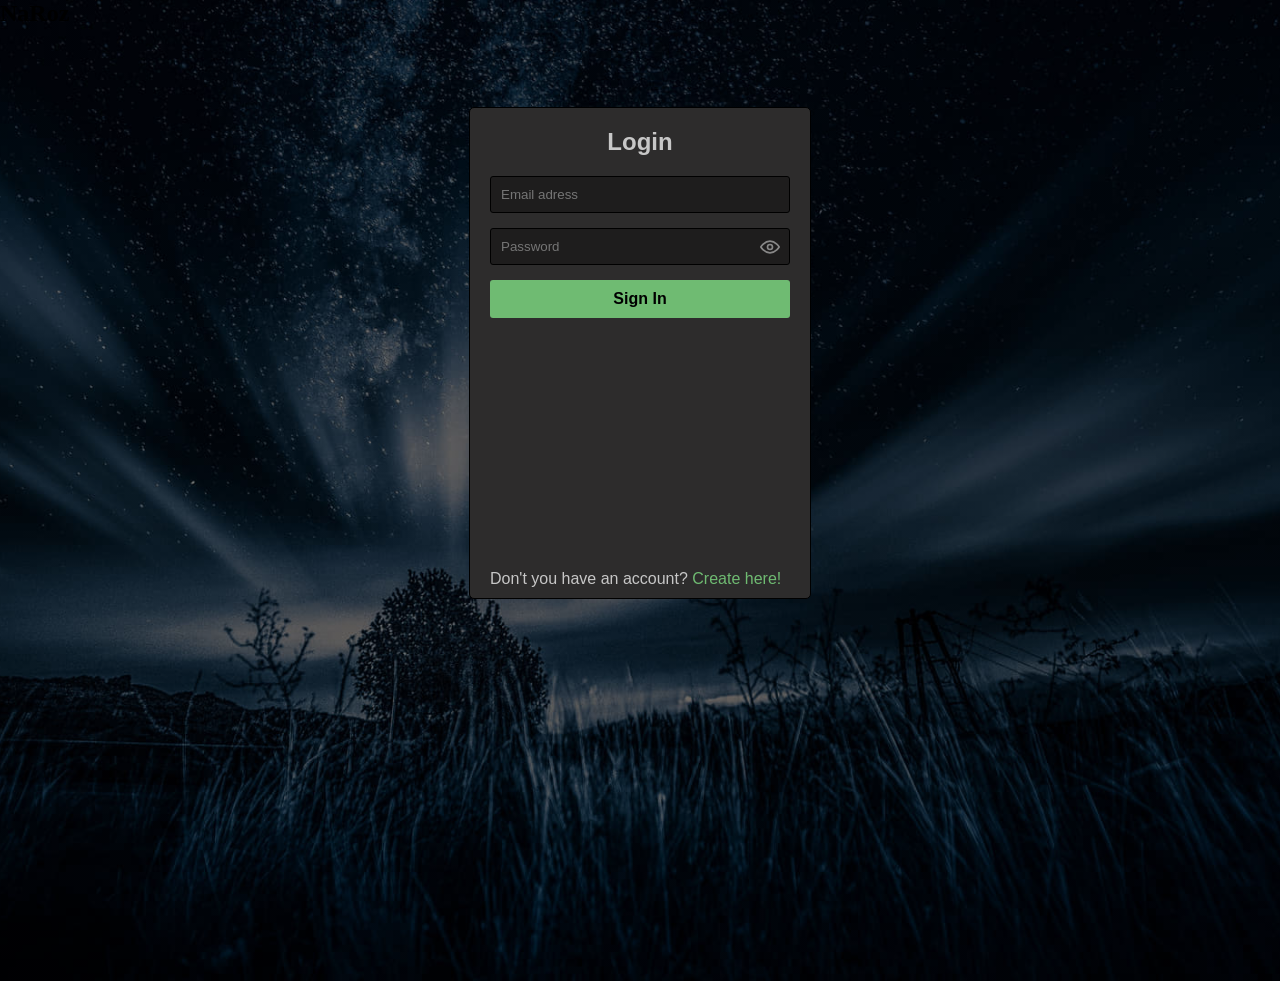
<file: index.html>
<!DOCTYPE html>
<html lang="en">
<head>
    <title>Quiz Game</title>
    <link rel="stylesheet" href="style.css">
</head>
<body>
   <div class="main">
    <div class="navbar">
        <div class="icon">
            <h2 class="logo">NaRoz</h2>
            
        </div>
    </div>
    <div class="login-container"id="login-form" >
     <h2>Login</h2>
     <form action="submit_form.php" method="post"> 
            <input type="text" id="login-email" name="email" placeholder="Email adress" required>
           <div class = password-wrapper>
                <input  type="password" id="login-password" name="password" placeholder="Password" required>
              <span class="toggle-password" id="togglePassword" aria-label="Toggle password visibility" role="button" tabindex="0">
                <svg width="20" height="20" viewBox="0 0 24 24" fill="none" stroke="#888888" stroke-width="2" stroke-linecap="round" stroke-linejoin="round">
                 <path d="M1 12s4-7 11-7 11 7 11 7-4 7-11 7-11-7-11-7z"></path>
                 <circle cx="12" cy="12" r="3"></circle>
                </svg>
              </span>
            </div>
            <input type="submit" value="Sign In">
        </form>
        <p> Don't you have an account? <a  href="#" id="show-register">Create here!</a></p>
   </div> 


   
   <div class="register-container" id="register-form" style="display:none;">
     <h2>Register</h2>
     <form action="submit_form.php" method="post"> 
        <input type="text" id="user-name" name="userName" placeholder="User name" required>
            <input type="text" id="register-email" name="email" placeholder="Email adress" required>
            <div class = password-wrapper>
                <input  type="password" id="register-password" name="password" placeholder="Password" required>
              <span class="toggle-password" id="register-password-toggle" aria-label="Toggle password visibility" role="button" tabindex="0">
                <svg width="20" height="20" viewBox="0 0 24 24" fill="none" stroke="#888888" stroke-width="2" stroke-linecap="round" stroke-linejoin="round">
                 <path d="M1 12s4-7 11-7 11 7 11 7-4 7-11 7-11-7-11-7z"></path>
                 <circle cx="12" cy="12" r="3"></circle>
                </svg>
              </span>
            </div>
            <input type="password" id="confirm_password" name="confirm_password" placeholder="Confirm password" required>
            <input type="submit" value="Sign up">
             
        </form>
        <p> Do you have an account? <a  href="#" id="show-login">Sign in</a></p>
   </div>
   

   </div>

   <script src="script.js"></script>
</body>
</html>
</file>
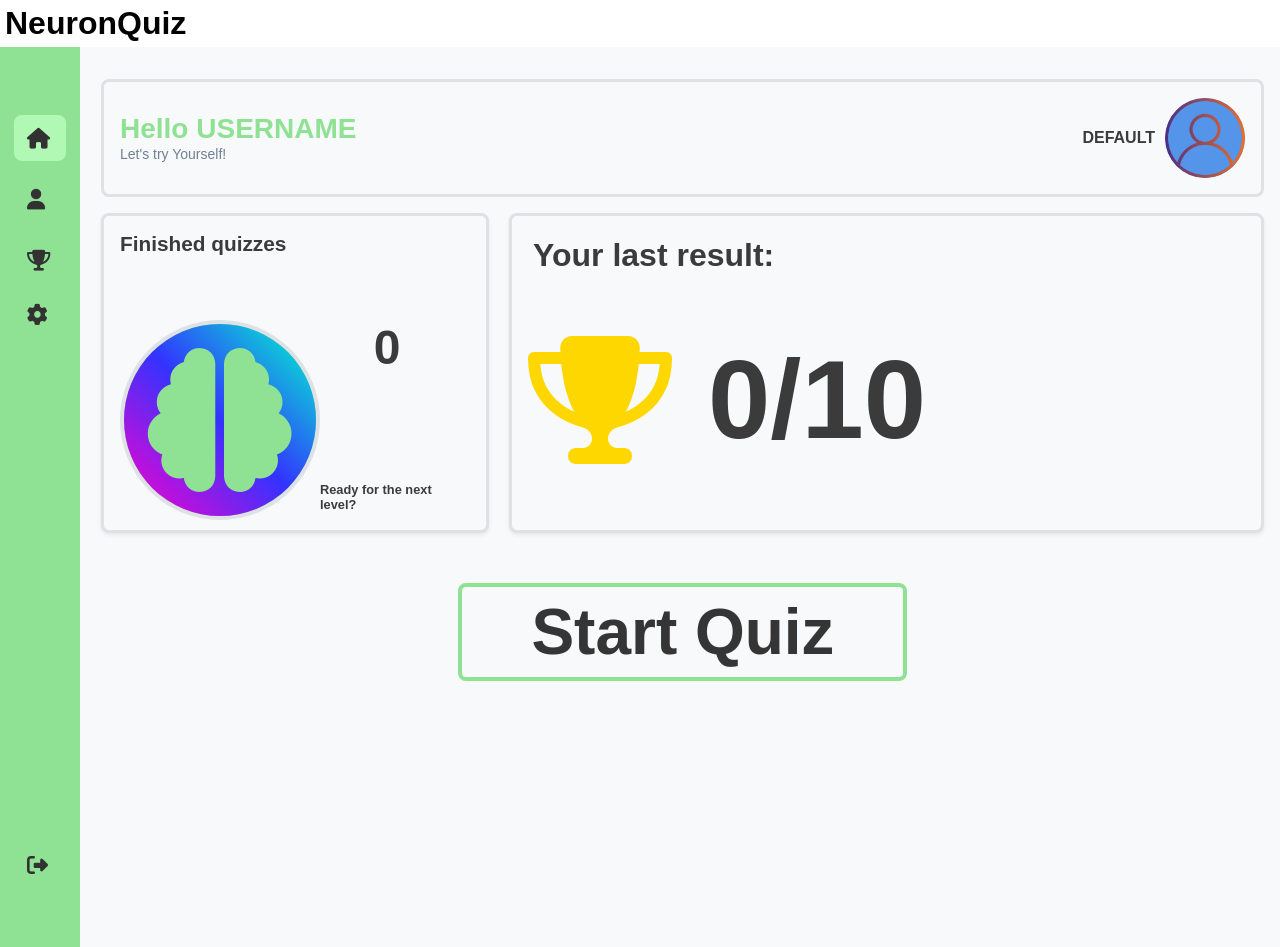
<file: dashboard.html>
<!DOCTYPE html>
<html lang="en">
<head>
    <title>NeuronQuiz dashboard </title>
    <meta charset="UTF-8">
    <meta name="viewport" content="width=device-width, initial-scale=1.0">
    <link rel="stylesheet" href="styleDash.css">
    <link rel="stylesheet" href="theme.css">
    <link rel="stylesheet" href="https://cdnjs.cloudflare.com/ajax/libs/font-awesome/6.5.0/css/all.min.css">
    <style>
        .row{
            display: flex;
            gap: 20px;
        }
    </style>
</head>
<body>
    <h1>NeuronQuiz</h1>
    
    <div class="container">
        
        <div
        class="sidebar">
        <div class="logo"></div>
        <ul
        class="main">
        <li class="active"><a href="#" >
            <i class="fas fa-home"></i>
            <span>Dashboard</span>
        </a></li>
        <li><a href="#" id="userProfileLink">
            <i class="fas fa-user"></i>
            <span>User Profile</span>
        </a></li>
         <li><a href="#" id="statisticsLink">
            <i class="fas fa-trophy"></i>
            <span>Statistics</span>
        </a></li>
        <li><a href="#" id="settingsLink">
            <i class="fas fa-cog"></i>
            <span>Settings</span>
        </a></li>
        <li class="logout"><a href="#" id="logoutButton">
            <i class="fas fa-sign-out-alt"></i>
            <span>Logout</span>
        </a></li>
        </ul>
       </div>   
       <div class="main--content">
                <div class="header--wrapper">
                   <div class="header--title">
                    <h2 > Hello USERNAME </h2>
                     <span>Let's try Yourself!</span>
                     
                   </div>
                   <div class="avatar">
                    <h3 id="userEmail">DEFAULT</h3>
                   <img src="avatars/aDefault.png" id="current-main-avatar">
                   </div>
                </div>

                
                    <div class="row">
                        <div class="quiz--result">
                      <h3>Finished quizzes</h3>
                        <div class="result--row">
                            <div class="brain--icon"></div>
                            <div class="quizCounter">
                            
                             <h2 id="quizCount" >0</h2>
                             
                             <h3>Ready for the next level?</h3>

                            </div>   
                        </div>
    
                    </div>

                    <div class="last--result">
                                <h1>Your last result:</h1>
                                
                                  <div class="row">
                                    <i class="fas fa-trophy"></i>
                                    <h2 id="score">0/10</h2>
                                  </div>
                                
                    </div>

                    </div>
                   
                    
            <div class="start--quiz">
                <button id="startQuizButton">
                    <h1>Start Quiz</h1>
                    </button>
            </div>

                </div>
            </div>



        </div>  
        
    </div>
    <script src="dashboard.js"></script>
     <script src="settings.js"></script>
    

</body>
</html>
</file>
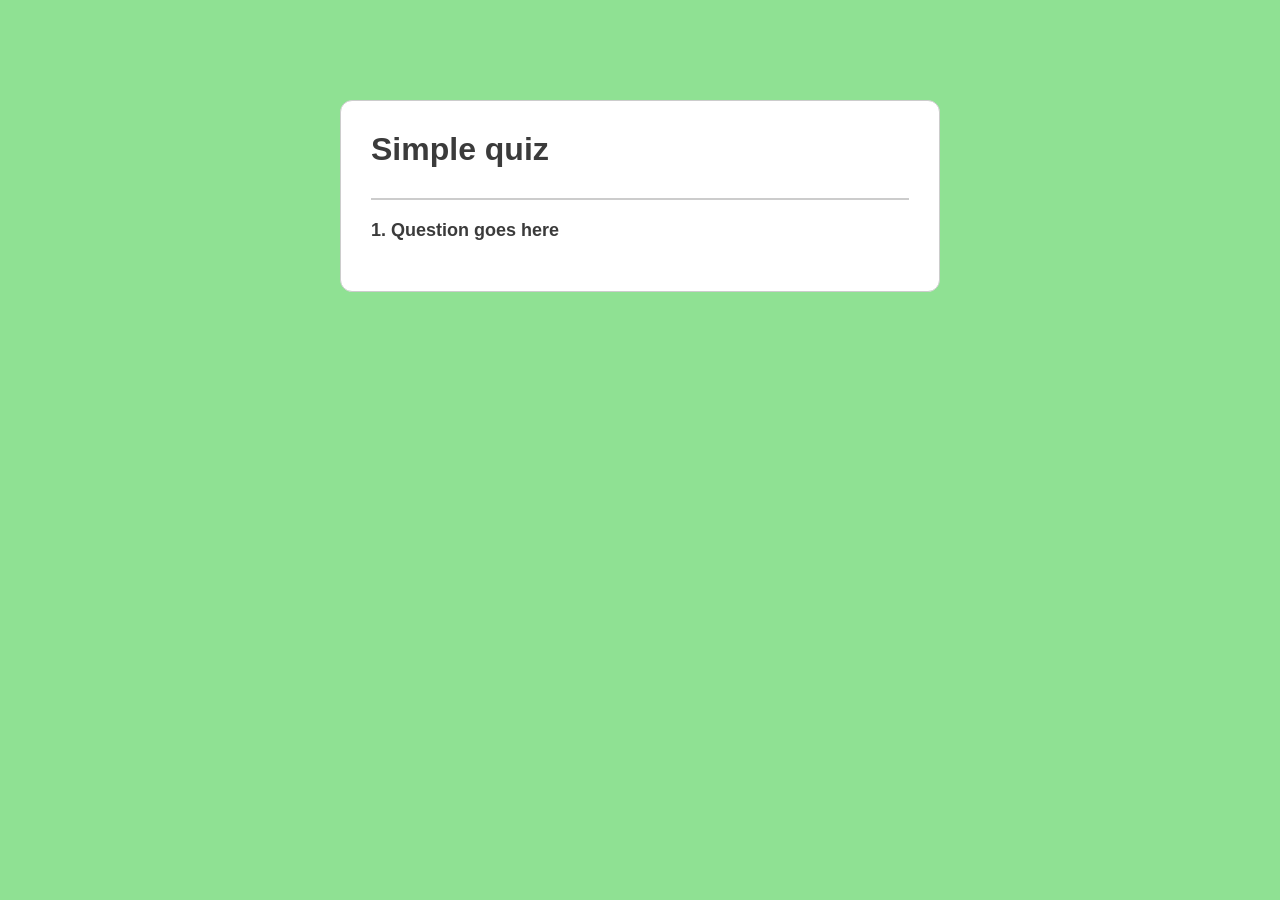
<file: quizGame.html>
<!DOCTYPE html>
<html lang="en">
    <head>

        <title>
            Quiz Game
        </title>
        <meta charset="UTF-8">
        <meta name="viewport" content="width=device-width, initial-scale=1.0">
        <link rel="stylesheet" href="quizGame.css">
       <link rel="stylesheet" href="https://cdnjs.cloudflare.com/ajax/libs/font-awesome/6.5.0/css/all.min.css">

    </head>

    <body>
        <div class="app" id="content">
            
                <h1>Simple quiz</h1>
                
            
            <div class="quiz" >
                <div class="header">
                    <h3 id="question--index">1.</h3>
                    <h2 id="question">Question goes here</h2>
                </div>
                
                <div id="answerButtons">
                    <button class="btn">button1</button>
                     <button class="btn">button2</button>
                      <button class="btn">button3</button>
                       <button class="btn">button4</button>
                </div>
                <button id="next-button">Next </button>
                <button id="finish-button" >Finish </button>
            </div>

        </div>
        <script src="quizGame.js"></script>
    </body>


    </html>
</file>
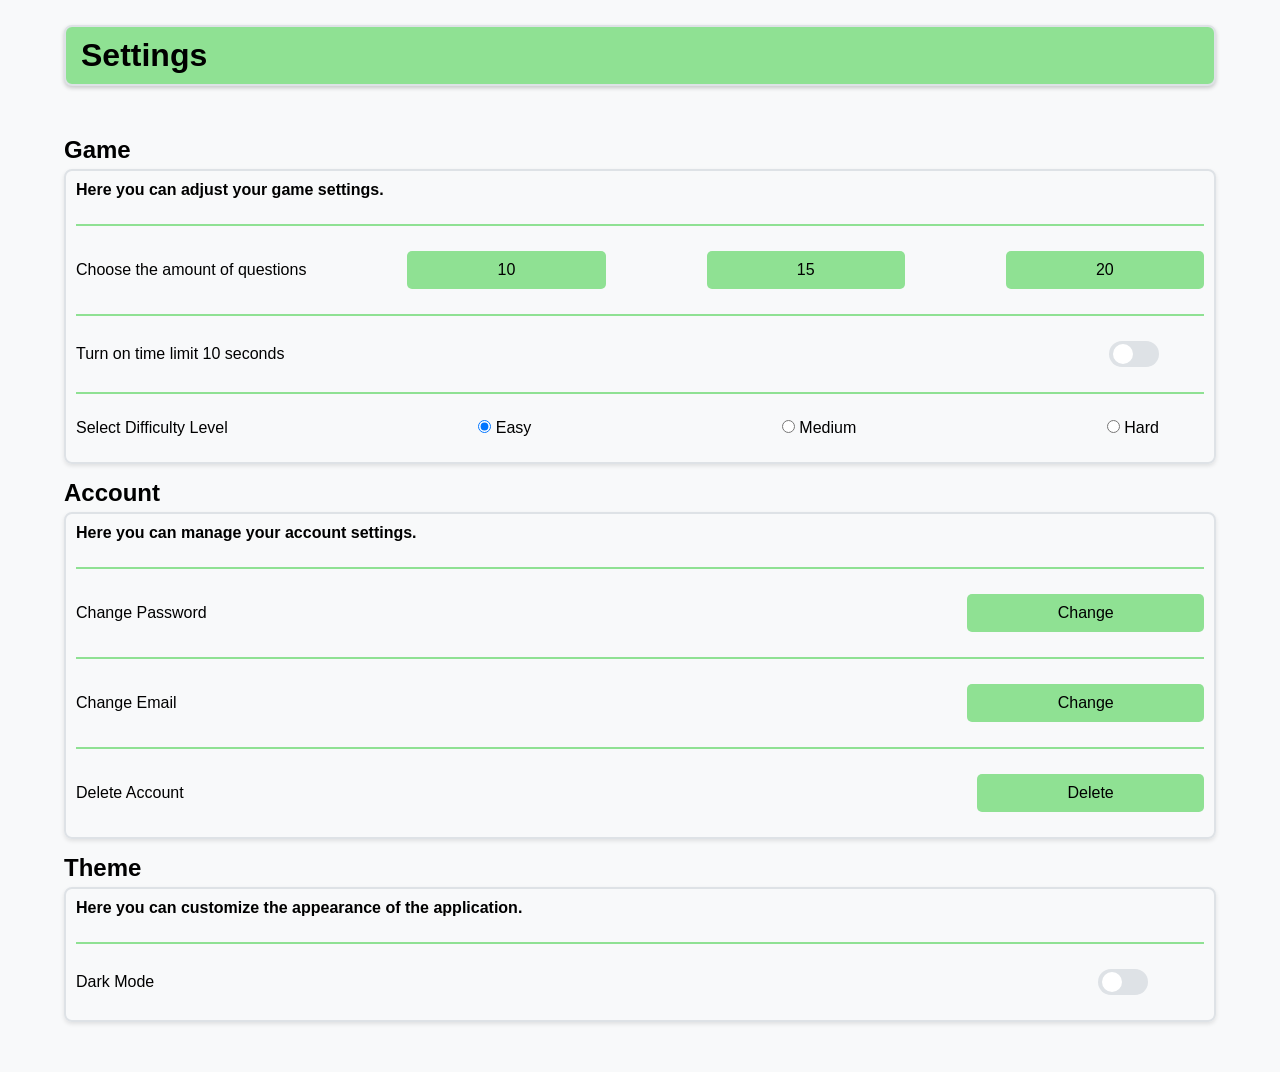
<file: settings.html>
<!DOCTYPE html>
<html lang="en">
    <head>
        <title>Settings Page</title>
         <link rel="stylesheet" href="theme.css">
    <link rel="stylesheet" href="settings.css">
   
    <meta name="viewport" content="width=device-width, initial-scale=1.0">
    <meta charset="UTF-8">
    </head>

    <body>
        <div class="settings--container">
            <div class="header--container">
                <h1>Settings</h1>
            </div>
            <div class="settings--headers">
                <h2>Game </h2>
                <div class="settings--options">
                    <p>Here you can adjust your game settings.</p>
                    <hr>
                    <div class="question--amount">
                        <h3>Choose the amount of questions</h3>
                        <button id="ten--btn"> 10</button>
                        <button id="fifteen--btn"> 15</button>
                        <button id="twenty--btn"> 20</button>
                    </div>
                    <hr>
                    <div class="time--limit">
                        <h3>Turn on time limit 10 seconds</h3>
                          <label class="switch">
                            <input type="checkbox">
                            <span class="slider"></span>
                          </label>
                    </div>
                    <hr>
                    <div class="difficulty">
                        <h3>Select Difficulty Level</h3>
                        <label>
                            <input type="radio" name="difficulty" value="easy" checked>
                            Easy
                        </label>
                        <label>
                            <input type="radio" name="difficulty" value="medium">
                            Medium
                        </label>
                        <label>
                            <input type="radio" name="difficulty" value="hard">
                            Hard
                        </label>
                    </div>

                </div>
                
            </div>
            <div class="settings--headers">
                <h2>Account </h2>
                <div class="settings--options">
                    <p>Here you can manage your account settings.</p>
                    <hr>
                    <div class="change--account--info">
                        <h3>Change Password</h3>
                        <button id="change--password--btn"> Change</button>
                    </div>
                    <hr>
                    <div class="change--account--info">
                        <h3>Change Email</h3>
                        <button id="change--email--btn"> Change</button>
                    </div>
                    <hr>
                    <div class="change--account--info">
                        <h3>Delete Account</h3>
                        <button id="delete--account--btn"> Delete</button>
                    </div>

                </div>
                
            </div>
            <div class="settings--headers">
                <h2>Theme </h2>
                <div class="settings--options">
                    <p>Here you can customize the appearance of the application.</p>
                    <hr>
                    <div class="change--theme">
                        <h3>Dark Mode</h3>
                          <label class="switch">
                            <input type="checkbox" id="darkModeToggle">
                            <span class="slider"></span>
                          </label>
                    </div>
                </div>
            </div>
        </div>
        <script src="settings.js"></script>
    </body>
    </html>
</file>
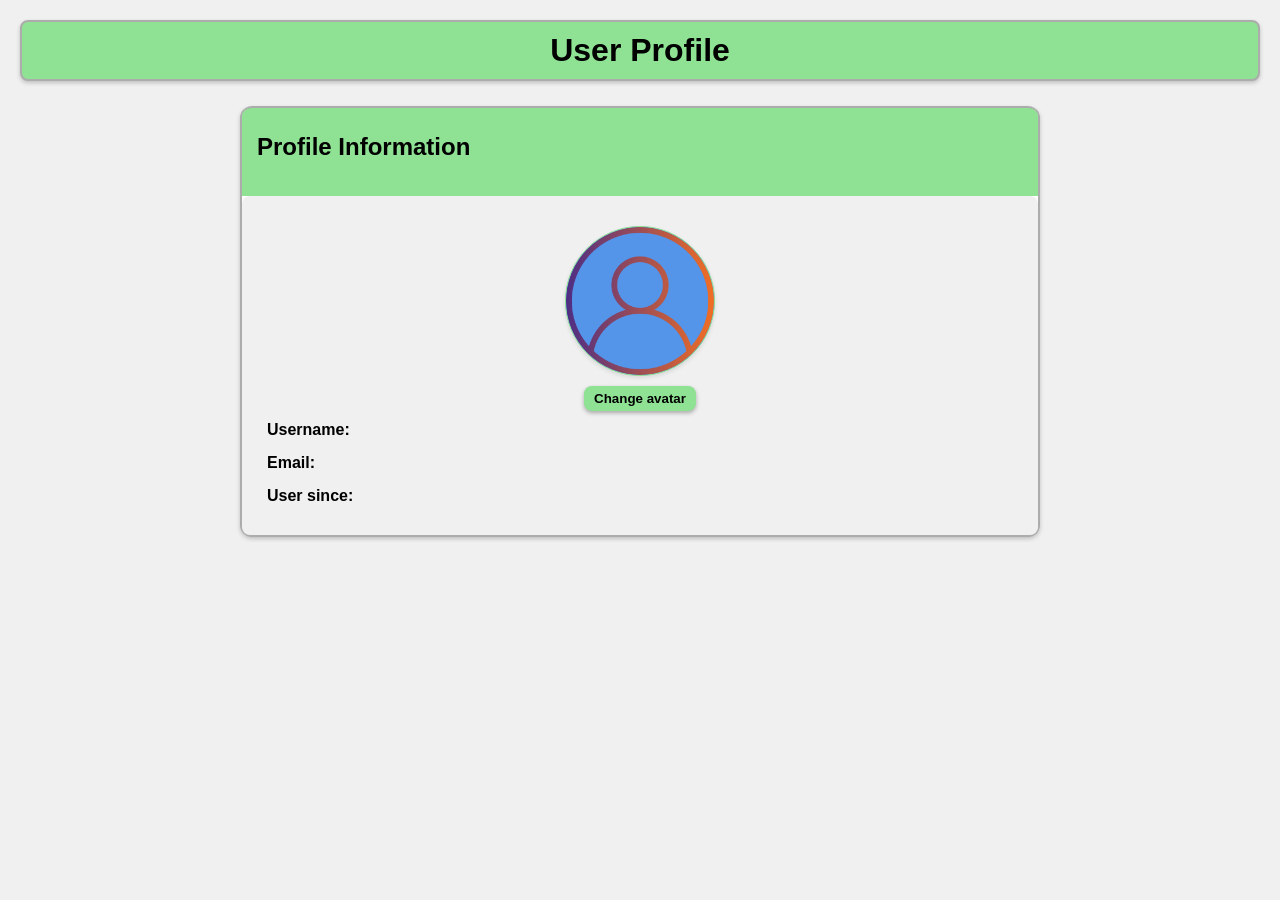
<file: userProfile.html>
<!DOCTYPE html>
<html lang="en">
    <head>
        <title>User Profile</title>
         <meta charset="UTF-8">
    <meta name="viewport" content="width=device-width, initial-scale=1.0">
    <link rel="stylesheet" href="userProfile.css">
    </head>

    <body>
        <div class="background">
            <div class="header">
            <h1>User Profile</h1>
        </div>
        
        <div class="profile-container">
            <div class="profile-header">
                <h2>Profile Information</h2>
            </div>
           <div class="details-container">

                <div class="profile-picture">
                    <img src="avatars/aDefault.png" alt="Profile Picture" id="current-avatar">
                   
                </div>
                 <button id="change-avatar">Change avatar</button>

              <div class="details-row">
                <div class="profile-details">
                

                <p><strong>Username:</strong> <span id="username"></span></p>
                <p><strong>Email:</strong> <span id="email"></span></p>
                <p><strong>User since:</strong> <span id="user-since"></span></p>
                <h3 id="admin">Admin</h3>
                
              </div>

              <button id="add-question">Add Question</button>
              </div>
            </div>
        </div>

       
        <div class="choose-avatar-container" id="choose-avatar-popup">
            <div class="ch-avatar-content">
                <span class="close" id="close-avatar">
                    &times;
                </span>
                <h2>Choose your avatar</h2>
                <div class="avatar-options">
                    <img src="avatars/aDefault.png" alt="Default Avatar">
                    <img src="avatars/a1.png" alt="Avatar 1">
                    <img src="avatars/a2.png" alt="Avatar 2">
                    <img src="avatars/a3.png" alt="Avatar 3">
                    <img src="avatars/a4.png" alt="Avatar 4">
                    <img src="avatars/a5.png" alt="Avatar 5">
                    <img src="avatars/a6.png" alt="Avatar 6">
                    <img src="avatars/a7.png" alt="Avatar 7">
                    

                </div>
                <button id="save-avatar-btn">Save</button>
            </div>

        </div>



        <div class="question-container">
            <div class="question-header">
                <h3>Add Question</h3>
            </div>
            <form class="add-question-form">
                <div class="form-group">
                    <label for="question">Your question</label>
                    <input type="text" id="question-text" name="question" required placeholder="Write your question here">
                </div>
            </form>

            <form class="add-good-answer-form">
                <div class="form-group">
                    <label for="good-answer">Correct answer</label>
                    <input type="text" id="good-answer" class="answer-text" name="good-answer" required placeholder="Type correct answer">
                </div>
            </form>

            <form class="add-second-answer-form">
                <div class="form-group">
                    <label for="second-answer">Answer 2</label>
                    <input type="text" id="second-answer" class="answer-text" name="second-answer" required placeholder="Type answer">
                </div>
            </form>

            <form class="add-third-answer-form">
                <div class="form-group">
                    <label for="third-answer">Answer 3</label>
                    <input type="text" id="third-answer" class="answer-text" name="third-answer" required placeholder="Type answer">
                </div>
            </form>

             <form class="add-fourth-answer-form">
                <div class="form-group">
                    <label for="fourth-answer">Answer 4</label>
                    <input type="text" id="fourth-answer" class="answer-text" name="fourth-answer" required placeholder="Type answer">
                </div>
            </form>
            <div class="button-container">
                <button id="submit-btn">Submit Answers</button>
                <button id="cancel-btn">Cancel</button>
            </div>
        </div>

        </div>

        <script src="userProfile.js"></script>
        
        


    </body>


</html>
</file>
<file: style.css>
*{
    margin: 0;
    padding: 0;
    
}

.main{
    width: 100%;
    background: linear-gradient(to top, rgba(0, 0, 0, 0.5)50%, rgba(0, 0, 0, 0.5)50%), url('1.jpg');
    background-position: center;
    background-size: cover;
    height: 109vh;
}

.register-container, 
.login-container {
    display: flex;
    flex-direction: column;
     justify-content: flex-start;
            width: 300px;
            height: 50vh;
            margin: 0 auto;
            padding: 20px;
            margin-top: 80px;
            border: 1px solid #000000;
            border-radius: 5px;
            background-color: #2d2c2c;
            position: relative;
        }
        .register-container h2,
        .login-container h2 {
            text-align: center;
            font-family: 'Gill Sans', 'Gill Sans MT', Calibri, 'Trebuchet MS', sans-serif;
            margin-bottom: 20px;
            color: #c7c7c7;
        }
        .register-container input[type="text"],
        .login-container input[type="text"],
        .register-container input[type="password"],
        .login-container input[type="password"],
        .register-container input[type="confirm_password"] {
            width: 100% ;
            padding: 10px ;
            margin-bottom: 15px ;
            border: 1px solid #000000   ;
            border-radius: 3px ;
            box-sizing: border-box ;
            background-color: #1e1d1d;
            color: #c7c7c7 ;
            
          
        }
        
        .register-container p,
        .login-container p 
        {
        
           position: absolute;
           margin-top:  auto;
           bottom: 10px;
            text-align: center;
            color: #c7c7c7;
            font-family: 'Gill Sans', 'Gill Sans MT', Calibri, 'Trebuchet MS', sans-serif;
            
        }
        
        .register-container a,
        .login-container a
        {
            color: #6fbb72;
            text-decoration: none;
            font-family: 'Gill Sans', 'Gill Sans MT', Calibri, 'Trebuchet MS', sans-serif;
        }
        
        .register-container input[type="submit"],
        .login-container input[type="submit"] {
            width: 100%;
            padding: 10px;
            background-color: #6fbb72;
            color: rgb(0, 0, 0);
            border: none;
            border-radius: 3px;
            cursor: pointer;
            font-family: 'Gill Sans', 'Gill Sans MT', Calibri, 'Trebuchet MS', sans-serif;
            font-size: medium;
            font-weight: 600;
        }
        .login-container input[type="submit"]:hover,
        .login-container input[type="submit"]:hover {
            background-color: #8fe193;
        }

        .password-wrapper {
    position: relative;
    width: 100%;
}
        .toggle-password {
    position: absolute;
    right: 10px;
    top: 40%;
    transform: translateY(-50%);
    cursor: pointer;
    user-select: none;
    color: #c7c7c7;
}
</file>
<file: styleDash.css>
*{
    margin: 0;
    padding: 0;
    border: none;
    outline: none;
    box-sizing: border-box;
    font-family: 'Gill Sans', 'Gill Sans MT', Calibri, 'Trebuchet MS', sans-serif;

    
}





h1
{
    padding: 5px;
}

.container
{
    display: flex;
    flex-direction: row;
    gap: 5px;
    background-color: var(--light-grey);
}

.sidebar{
    position: relative;
    top: 0;
    left: 0;
    bottom: 0;
    width: 80px;
    height: 100vh;
    padding: 0 0.9rem;
    overflow-x: visible;
    transition: all 0.3s linear;
    background-color: var(--bg-green);
    
    
}

.sidebar:hover{
    width: 200px;
    transition: all 0.2s linear;
    border-radius: 0 8px 8px 0;
    border-right: 8px solid rgba(255, 255, 255, 0.1);
}

.logo{
    height: 60px;
    padding: 16px;
}

.main{
    height: 88%;
    position: relative;
    list-style: none;
    padding: 0;

}

.main li{
   
    margin: 8px 0;
    transition: all 0.5s ease-in-out;

}

.main a:hover, .active{
    background-color: var(--green-active);
    border-radius: 8px;
  
}

.main a{
    color: rgb(50, 50, 50);
    font-size: 15px;
    width: 100%;
    height: 100%;
    text-decoration: none;
    display: flex;
    align-items: center;
    gap: 1.5rem;
    padding: 0.8rem; 
}

.main a span{
    overflow: hidden;
}
.main a i{
    display: flex;
    align-items: center;
    font-size: 1.3rem;
    left: 0;
    
}

.logout{
    position: absolute;
    bottom: 10px;
    left: 0;
    width: 100%;
}

.header--wrapper {
    width: 100%;
    min-width: 850px;
    display: flex;
    flex-direction: row;
    justify-content: space-between;
    align-items: center;
    background-color: var(--light-grey);
    border: 3px solid var(--border-grey);
    border-radius: 0.5rem;
    margin: 1rem 0;
    padding: 1rem;
    
}

.header--wrapper h2{
    color: var(--bg-green);
    
}

.header--title span {
    font-size: 14px;
    color: #718093;
}

.header--title h2 {
    font-size: 28px;
   
}



.quiz--result {
    
    width: 25rem;
    height: 20rem;
    background-color: var(--light-grey);
    border: 3px solid var(--border-grey);
    border-radius: 0.5rem;
    padding: 1rem;
    
    box-shadow: 0 0.125rem 0.25rem rgba(0, 0, 0, 0.075);
   
}



.quiz--result h3 {
    font-size: 1.3rem;
    color: var(--dark-grey-txt);
    margin-bottom: 1rem;
    position: relative;
   
   
}

.result--row {
    padding-top: 3rem;
    display: flex;
    flex-direction: row;
    align-items: center;
    justify-content: space-between;
}

.quizCounter h2 {
    font-size: 3rem;
    color: var(--dark-grey-txt);
    margin-right: 1rem;
}

.brain--icon{
    width: 200px;
    height: 200px;
    background-color:var(--bg-green);
    border: var(--border-grey) 4px solid;
    position: relative;
    border-radius: 50%;
    overflow: hidden;
}

.brain--icon::before{
    content: "\f5dc";
    font-family: "Font Awesome 5 Free";
    font-weight: 900;
    font-size: 9rem;
    
    display: flex;
    justify-content: center;
    align-items: center;
    position: absolute;
    width: 100%;
    height: 100%;
     background: linear-gradient(45deg, #ff00cc, #3333ff, #00ffcc);
    animation: colorChange 2s ease forwards;
    animation-delay: 4s;
}

@keyframes colorChange{
   to {color: rgb(143, 225, 147)}
}

.brain--icon::after{
    content: "";
    height: 100%;
    width: 100%;
    position: absolute;
    bottom: 0;
    left: 0;
    background-color: var(--white);
    transition: scale(1.6);
    border-radius: 30%;
    animation: animate 6s ease-in-out forwards;
}

@keyframes animate{
    0%{
        transform: translateY(-35%)   scale(1.6);
    }
    100%{
        transform: translateY(-140%) scale(1.6);
    }
    
}

.quizCounter {
    height: 200px;
    width: 150px;
    flex-direction: column;
    display: flex;
    align-items: center;
    justify-content: space-between;

}
.quizCounter h3 {
    font-size: 0.8rem;
    color: var(--dark-grey-txt);
    margin-bottom: 0.5rem;
}

.avatar img{

    width: 80px;
    height: 80px;
    border-radius: 50%;
    background-color:rgb(84, 148, 233) ;
    object-fit: cover;
    
}

.main--content{
    width: 100%;
    height: 100%;
    padding: 1rem;
    display: flex;
    flex-direction: column;
    
}

.avatar{
    display: flex;
    flex-direction: row;
    align-items: center;
}
.avatar h3{
    font-size: 16px;
    margin-right: 10px;
    color: var(--dark-grey-txt);
}

.last--result
{
    display: flex;
    flex-direction: column;
    justify-content: space-between;
    width: 100%;
    height: 20rem;
    background-color: var(--light-grey);
    border: 3px solid var(--border-grey);
    border-radius: 0.5rem;
    padding: 1rem;
    box-shadow: 0 0.125rem 0.25rem rgba(0, 0, 0, 0.075);
   
}
.last--result h1 {
    font-size: 2rem;
    color: var(--dark-grey-txt);
    margin-bottom: 1rem;
}

.last--result i {
    font-size: 8rem;
    color: gold;
    margin-right: 1rem;
    padding-bottom: 50px;

}

.last--result h2 {
    font-size: 7rem;
    color: var(--dark-grey-txt);
    margin-right: 1rem;
    padding-bottom: 50px;
}

.last--result .row {
    display: flex;
    flex-direction: row;
    align-items: center;
    
    
}

.start--quiz {
    display: flex;
    justify-content: center;
    align-items: center;
    margin-top: 50px;

}

.start--quiz button{
    background-color: var(--light-grey);
   padding: 0.2rem 4rem;
   border: 4px solid var(--bg-green);
   border-radius: 8px;
   cursor: pointer;
   transition: background-color 0.3s ease;
   

}
.start--quiz button h1 {
    font-size: 4rem;
    background: var(--dark-grey-txt);
   -webkit-background-clip: text;
  -webkit-text-fill-color: transparent;
  background-clip: text;
  color: transparent;
  text-shadow: 0 0 1px rgba(0, 0, 0, 0.1);
}   

.start--quiz button:hover {
    background: var(--bg-green);
    color: var(--light-grey);
    transition:  0.3s ease;
}

.start--quiz button h1:hover {
    background: rgb(59, 59, 59);
    -webkit-background-clip: text;
  -webkit-text-fill-color: transparent;
  background-clip: text;
  color: transparent;
  text-shadow: 0 0 1px rgba(0, 0, 0, 0.1);
}
</file>
<file: theme.css>
:root {
  --bg-green: rgb(143, 225, 147);
  --green-active: rgb(177, 248, 180);
  --light-grey:#f8f9fa;
  --border-grey:#dee2e6;
  --dark-grey-txt:rgb(59, 59, 59);
  --text-color: black;
  --white: rgb(255, 255, 255);
}


.dark-mode {
  --bg-green: rgb(122, 187, 125);
  --green-active: rgb(84, 126, 86);
  --light-grey:#252525;
  --border-grey:#626465;
  --dark-grey-txt:rgb(216, 214, 214);
  --text-color: rgb(255, 255, 255);
  --white: rgb(31, 31, 31);
}
</file>
<file: quizGame.css>
*{
    margin: 0;
    padding: 0;
    box-sizing: border-box;
    font-family: 'Gill Sans', 'Gill Sans MT', Calibri, 'Trebuchet MS', sans-serif;

    
}

body{
    background-color: rgb(143, 225, 147);
}

.app{
    background: #fff;
    width: 90%;
    max-width: 600px;
    margin: 100px auto 0;
    border: 1px solid #ccc;
    border-radius: 12px;
    padding: 30px;

}

.app h1{
    font-weight: 600;
    color:rgb(59, 59, 59);
    border-bottom: 2px solid #ccc;
    padding-bottom: 30px;
}

.header{
    display: flex;
    justify-content: left;
    align-items: flex-start;
}
.header h3{
  font-size: 18px;
    color:rgb(59, 59, 59);
    font-weight: 600;
    padding-right: 5px;
    

}

.quiz{
    padding: 20px 0;
}

.quiz h2{
    font-size: 18px;
    color:rgb(59, 59, 59);
    font-weight: 600;
}

.btn{
    width: 100%;
    font-weight: 500;
    font-size: 16px;
    color: rgb(59, 59, 59);
    background: #fff;
    border: 1px solid rgb(59, 59, 59);
    padding: 10px;
    margin: 10px 0;
    border-radius: 4px;
    text-align: left;
    cursor: pointer;
    transition: 0.3s;
    display: none;
}

.btn:hover{
    background:rgb(59, 59, 59);
    color: #fff;
}

#next-button{
    width: 150px;
    padding: 10px ;
    margin: 20px auto 0;
    font-size: 18px;
    font-weight: 600;
    color: rgb(59, 59, 59);
    background: rgb(143, 225, 147);
    border: 1px solid rgb(59, 59, 59);
    border-radius: 4px;
    cursor: pointer;
    display: none ;
}

#finish-button{
    width: 150px;
    padding: 10px ;
    margin: 20px auto 0;
    font-size: 18px;
    font-weight: 600;
    color: rgb(59, 59, 59);
    background: linear-gradient(90deg, #7dcfa0, #52f984, #7dcfa0);
    border: 1px solid rgb(59, 59, 59);
    border-radius: 4px;
    cursor: pointer;
    display: none ;
}

.end-title {
    font-size: 24px;
    color: rgb(59, 59, 59);
    font-weight: 600;
    margin-top: 20px;
    display: flex;
    justify-content: center;
}

p{
    font-size: 26px;
    color: rgb(59, 59, 59);
    text-align: center;
    padding-top: 10px;
}

#restart-button {
    width: 100px;
    height: 100px;
    padding: 10px;
    margin: 50px auto 0;
    font-size: 24px;
    font-weight: 600;
    color: rgb(59, 59, 59);
    background: rgb(59, 59, 59);;
    border: 1px solid rgb(59, 59, 59);
    border-radius: 50%;
    cursor: pointer;
    display: block;
    
}

#restart-button:hover {
    background: linear-gradient(45deg, #ff00cc, #3333ff, #00ffcc);
    color: white;
    transition:  0.3s ease;
}
</file>
<file: settings.css>
*{
    margin: 0;
    padding: 0;
    box-sizing: border-box;
    font-family: 'Gill Sans', 'Gill Sans MT', Calibri, 'Trebuchet MS', sans-serif;
    

    
}



.settings--container{
    background-color: var(--light-grey);
    min-height: 100vh;
    padding-bottom: 50px;
    padding-top: 25px;
}

.header--container{
    background-color: var(--bg-green);
    margin: 0px 5% 50px ;
    padding: 10px 15px;
    border-radius: 8px;
    border: 2px solid var(--border-grey);
     box-shadow: 0 2px 4px rgba(0, 0, 0, 0.2);
}

.settings--headers h2{
    margin: 15px 5% 5px ;
    color: var(--text-color);
}

.settings--options{
    margin: 5px 5% 0px ;
    padding: 10px;
    border: 2px solid var(--border-grey);
    border-radius: 8px;
    background-color: var(--);
    box-shadow: 0 2px 4px rgba(0, 0, 0, 0.1);
}

.settings--options p{
    font-weight: bolder;
    font-size: 1rem;
    color: var(--text-color);
}

.settings--options hr{
    border: none;
    border-top: 2px solid var(--bg-green);
    margin: 25px 0;
}

.question--amount  {
   display: flex;
   justify-content: space-between;
   align-items: center;
}

.question--amount h3{
    font-weight:lighter;
    font-size: 1rem;
    color: var(--text-color);
}

#ten--btn, #fifteen--btn, #twenty--btn  {
    background-color: var(--bg-green);
    border: none;
    border-radius: 5px;
    padding: 10px 8%;
    font-size: 1rem;
    cursor: pointer;
    transition: background-color 0.3s ease;
}

#ten--btn:hover, #fifteen--btn:hover, #twenty--btn:hover  {
    background-color: var(--green-active);
}

.time--limit {
    display: flex;
    justify-content: space-between;
    align-items: center;
    margin-right: 4%;

}

.time--limit h3{
    font-weight:lighter;
    font-size: 1rem;
    color: var(--text-color);
}


.switch {
      position: relative;
      display: inline-block;
      width: 50px;
      height: 26px;
    }

    .switch input {
      opacity: 0;
      width: 0;
      height: 0;
    }

     .slider {
      position: absolute;
      cursor: pointer;
      top: 0;
      left: 0;
      right: 0;
      bottom: 0;
      background-color: var(--border-grey);
      transition: .4s;
      border-radius: 34px;
    }


    .slider:before {
      position: absolute;
      content: "";
      height: 20px;
      width: 20px;
      left: 4px;
      bottom: 4px;
      top: 3px;
      background-color: var(--white);
      transition: .4s;
      border-radius: 50%;
    }

    input:checked + .slider {
      background-color: var(--bg-green);
    }
    input:checked + .slider:before {
      transform: translateX(23px);
    }

.difficulty{
    display: flex;
    justify-content: space-between;
    align-items: center;
    margin-right: 4%;
    margin-bottom: 15px;
}

.difficulty h3{
    font-weight:lighter;
    font-size: 1rem;
    color: var(--text-color);
}

.difficulty label{
    color: var(--text-color);
}

.change--account--info{
    display: flex;
    justify-content: space-between;
    align-items: center;
    margin-bottom: 15px;
}

.change--account--info h3{
    font-weight:lighter;
    font-size: 1rem;
    color: var(--text-color);
}

#change--password--btn, #change--email--btn, #delete--account--btn {
    background-color: var(--bg-green);
    border: none;
    border-radius: 5px;
    padding: 10px 8%;
    font-size: 1rem;
    cursor: pointer;
    transition: background-color 0.3s ease;
}

.change--theme{
    display: flex;
    justify-content: space-between;
    align-items: center;
    margin-right: 5%;
    margin-bottom: 15px;
}
.change--theme h3{
    font-weight:lighter;
    font-size: 1rem;
    color: var(--text-color);
}
</file>
<file: userProfile.css>
*{
    margin: 0;
    padding: 0;
    box-sizing: border-box;
    font-family: 'Gill Sans', 'Gill Sans MT', Calibri, 'Trebuchet MS', sans-serif;
    
    

    
}

.background{
   min-height: 100vh;
    width: 100%;
    background-color: #f0f0f0;
    padding: 20px;
}

.profile-container{
    max-width: 800px;

    margin: 10px auto;
    border-radius: 12px;
    background-color: rgb(255, 255, 255);
    border-bottom: 2px solid #acacac;
    border-right: 2px solid #acacac;
    border-left: 2px solid #acacac;
    margin-top: 25px;
     box-shadow: 0 2px 4px rgba(0, 0, 0, 0.2);
    
}

.header{
      background-color: rgb(143, 225, 147);
    padding: 10px 15px;
    border-radius: 8px ;
    border: 2px solid #acacac;
     box-shadow: 0 2px 4px rgba(0, 0, 0, 0.2);
    
}

.header h1{
    text-align: center;
    
   
}

.profile-header{
    background-color: rgb(143, 225, 147);
    padding: 25px 15px;
    display: flex;
    border-radius: 10px  10px 0 0;
    border-top: 2px solid #acacac;

}

.profile-header h2{
    text-align: center;
    margin-bottom: 10px;
}



.profile-details p{
    margin-bottom: 10px;
}

.profile-picture {
    width: 150px;
    height: 150px;
    background-color: rgb(84, 148, 233);
    margin: 20px auto 10px auto; 
    border-radius: 50%;
    overflow: hidden;
    border: 1px solid rgb(143, 225, 147);
    align-self: center;
    position: relative;
    box-shadow: 0 2px 4px rgba(0, 0, 0, 0.1);
    
   
}

.profile-picture img{
    width: 100%;
    height: 100%;
    object-fit: cover;
    display: block;
    }

    .details-container button{
        padding: 5px 10px;
        border-radius: 8px;
        background: rgb(143, 225, 147);
        color: black;
        border: none;
        cursor: pointer;
        font-weight: bold;
        box-shadow: 0 2px 4px rgba(0, 0, 0, 0.3);
        transition: background-color 0.3s ease;
    }

    .details-container button:hover {
    background-color: rgb(59, 59, 59);
    color: white;
}

   
    

 #admin{
    margin-bottom: 10px;
    font-weight: bold;
    color: rgb(143, 225, 147);
    display: none;
    }

.details-container {
  display: flex; 
  flex-direction: column;             
  justify-content: space-between; 
  align-items: center;        
  padding: 10px;
  background: #f0f0f0;
  border-radius: 8px;
}

.details-row button {

    cursor: pointer;
    background: rgb(143, 225, 147);
    border: none;
    color: black;
    font-weight: bold;
    padding: 10px 15px;
    border-radius: 8px;
    margin-right: 25px;
    display: none;
    align-self: center;
    transition: background-color 0.3s ease;
    box-shadow: 0 2px 4px rgba(0, 0, 0, 0.3);
    
    
}

.details-row button:hover {
    background: rgb(59, 59, 59);
    color: white;
    transition:  0.3s ease;
}



.details-row{
    width: 100%;
    display: flex;
    flex-direction: row;
    justify-content: space-between;
    align-self: flex-start;
    
}

.profile-details {
    padding: 10px 15px;
   
    display: flex;
    flex-direction: column;    
    align-items: flex-start;
    gap: 5px;
}


.question-container{

    display: none;
    margin: 20px 0;
    border: 2px solid #acacac;
    border-radius: 8px;
    background-color: #fff;
    box-shadow: 0 2px 4px rgba(0, 0, 0, 0.3);
    
}

.question-header{
    width: 100%;
    display: flex;
    align-items: center;
    justify-content: center;
    margin: 0 0 25px 0;
    padding: 20px;
    border-radius: 6px 6px 0 0;
    background: rgb(143, 225, 147);
}

.form-group {
    margin: 5px 25px 15px;
}

.form-group label {
   font-weight: bold;
   
}
 
.form-group input {
    padding: 8px 12px;
    border: 1px solid #acacac;
    border-radius: 4px;
    width: calc(100%);
}

.button-container {
    display: flex;
    justify-content: center;
    margin: 20px 25px;
    gap: 20px;
}

.button-container button {
    padding: 10px 15px;
    width: 10rem;
    background-color:rgb(59, 59, 59) ;
    color: white;
    border: none;
    border-radius: 4px;
    cursor: pointer;
    transition: background-color 0.3s ease;
    box-shadow: 0 2px 4px rgba(0, 0, 0, 0.3);
}

.button-container button:hover {
    background-color: rgb(143, 225, 147);
    color: black;
}


.choose-avatar-container{
    position: fixed;
    top: 50%;
    left: 50%;
    overflow: auto;
    transform: translate(-50%, -50%);
    max-width: 700px;
     max-height: 80vh;
    display: none;
    margin:  auto;
    padding: 5px 20px 5px 10px;
    background: #f0f0f0;
    border-radius: 8px;
    box-shadow: 0 2px 4px rgba(0, 0, 0, 0.3);

}

.ch-avatar-content{
    display: flex;
    flex-direction: column;
    gap: 10px;
}

 .close {
    position: absolute;
    right: 20px;
    top: 10px;
    font-size: 28px;
    font-weight: bold;
    cursor: pointer;
  }

.choose-avatar-container h2{
    padding: 0px 10px 10px 10px;
    font-weight: bold;
   
}

.avatar-options{
    display: flex;
    flex-wrap: wrap;
    gap: 10px;
    justify-content: center;
    padding: 0 20px;
}

.avatar-options img {
    width: 100px;
    height: 100px;
    border-radius: 50%;
    cursor: pointer;
    transition: transform 0.3s ease;
    margin: 20px 0 10px;
}

.avatar-options img:hover {
    transform: scale(1.1);
}

.avatar-options img.selected {
    border: 3px solid #4CAF50;  
    border-radius: 10px;         
    transform: scale(1.1);       
    transition: 0.2s;            
}

.ch-avatar-content button {
   margin: 20px auto 20px; 

   padding: 10px;
   width: 100px;
   background: rgb(143, 225, 147);
   color: black;
   border: none;
   border-radius: 8px;
   cursor: pointer;
   font-weight: bold;
   box-shadow:  0 2px 4px rgba(0, 0, 0, 0.3);
   transition: background-color 0.3s ease;
}

.ch-avatar-content button:hover {
    background-color: rgb(59, 59, 59);
    color: white;
}
</file>
